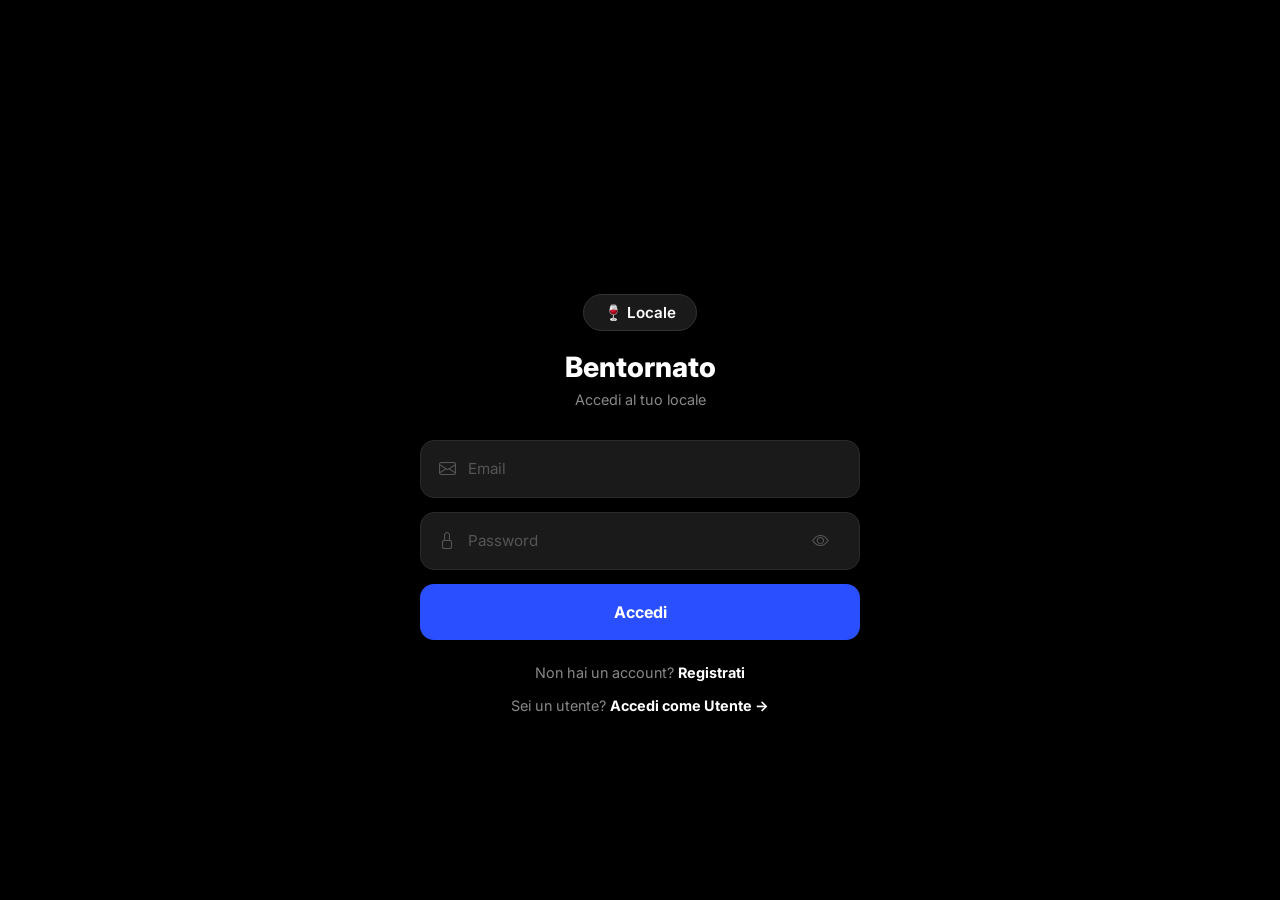
<file: login-locale.html>
<!DOCTYPE html>
<html lang="it">
<head>
  <meta charset="utf-8">
  <meta name="viewport" content="width=device-width, initial-scale=1.0">
  <title>NightLife - Locale</title>
  <link href="img/screenShot/Icon.jpg" rel="icon">
  <link href="https://fonts.googleapis.com/css2?family=Inter:wght@300;400;500;600;700;800&display=swap" rel="stylesheet">
  <link href="https://cdn.jsdelivr.net/npm/bootstrap-icons@1.11.3/font/bootstrap-icons.css" rel="stylesheet">
  <style>
    * { margin: 0; padding: 0; box-sizing: border-box; }

    body {
      font-family: 'Inter', sans-serif;
      background: #000;
      color: #fff;
      min-height: 100vh;
    }

    .hero-logo {
      width: 100%;
      max-width: 480px;
      margin: 0 auto;
      display: block;
      aspect-ratio: 16/9;
      background: #000;
      position: relative;
      overflow: hidden;
    }

    .hero-logo video {
      width: 100%;
      height: 100%;
      object-fit: contain;
    }

    .page {
      max-width: 480px;
      margin: 0 auto;
      padding: 0 20px 40px;
    }

    .badge-type {
      display: flex;
      align-items: center;
      justify-content: center;
      gap: 8px;
      margin: 24px auto 20px;
      width: fit-content;
      background: #1a1a1a;
      border: 1px solid #333;
      border-radius: 50px;
      padding: 8px 20px;
      font-size: 0.95rem;
      font-weight: 600;
      color: #fff;
    }

    .auth-title {
      text-align: center;
      margin-bottom: 32px;
    }

    .auth-title h1 {
      font-size: 1.75rem;
      font-weight: 800;
      margin-bottom: 6px;
      line-height: 1.2;
    }

    .auth-title p {
      color: #888;
      font-size: 0.9rem;
    }

    .form-screen { display: none; }
    .form-screen.active { display: block; }

    .field {
      display: flex;
      align-items: center;
      background: #1a1a1a;
      border: 1px solid #2a2a2a;
      border-radius: 14px;
      padding: 0 18px;
      height: 58px;
      margin-bottom: 14px;
      transition: border-color 0.2s;
    }

    .field:focus-within { border-color: #4a6fff; }

    .field .bi {
      color: #555;
      font-size: 1.05rem;
      flex-shrink: 0;
      margin-right: 12px;
    }

    .field input {
      flex: 1;
      background: transparent;
      border: none;
      outline: none;
      color: #fff;
      font-family: 'Inter', sans-serif;
      font-size: 0.95rem;
    }

    .field input::placeholder { color: #555; }

    .field .eye {
      cursor: pointer;
      color: #555;
      font-size: 1.05rem;
      flex-shrink: 0;
      margin-left: 8px;
      transition: color 0.2s;
    }
    .field .eye:hover { color: #aaa; }

    .privacy-row {
      display: flex;
      align-items: center;
      gap: 14px;
      margin: 6px 0 22px;
      font-size: 0.88rem;
      color: #aaa;
    }

    .toggle-wrap {
      position: relative;
      width: 46px;
      height: 26px;
      flex-shrink: 0;
    }

    .toggle-wrap input { display: none; }

    .toggle-slider {
      position: absolute;
      inset: 0;
      background: #333;
      border-radius: 50px;
      cursor: pointer;
      transition: background 0.25s;
    }

    .toggle-slider::after {
      content: '';
      position: absolute;
      width: 20px;
      height: 20px;
      background: #fff;
      border-radius: 50%;
      top: 3px;
      left: 3px;
      transition: transform 0.25s;
    }

    .toggle-wrap input:checked + .toggle-slider { background: #4a6fff; }
    .toggle-wrap input:checked + .toggle-slider::after { transform: translateX(20px); }

    .privacy-row a { color: #4a9fff; text-decoration: none; font-weight: 600; }

    .btn-main {
      width: 100%;
      height: 56px;
      background: #2a4fff;
      border: none;
      border-radius: 14px;
      color: #fff;
      font-family: 'Inter', sans-serif;
      font-size: 1rem;
      font-weight: 700;
      cursor: pointer;
      transition: background 0.2s, transform 0.15s;
      display: flex;
      align-items: center;
      justify-content: center;
      gap: 10px;
      margin-bottom: 24px;
    }

    .btn-main:hover { background: #3a5fff; transform: translateY(-1px); }
    .btn-main:disabled { opacity: 0.5; transform: none; cursor: not-allowed; }

    .switch-link {
      text-align: center;
      font-size: 0.9rem;
      color: #888;
      margin-bottom: 16px;
    }

    .switch-link a { color: #fff; text-decoration: none; font-weight: 700; cursor: pointer; }

    .alert-box {
      border-radius: 12px;
      padding: 12px 16px;
      margin-bottom: 16px;
      font-size: 0.88rem;
      font-weight: 500;
      display: none;
    }

    .alert-box.error { background: rgba(255,60,60,0.15); border: 1px solid rgba(255,60,60,0.3); color: #ff6b6b; }
    .alert-box.success { background: rgba(60,255,120,0.12); border: 1px solid rgba(60,255,120,0.3); color: #4dff90; }

    .spinner {
      width: 18px; height: 18px;
      border: 2px solid rgba(255,255,255,0.3);
      border-top-color: #fff;
      border-radius: 50%;
      animation: spin 0.7s linear infinite;
      display: none;
    }
    @keyframes spin { to { transform: rotate(360deg); } }
  </style>
</head>
<body>

  <div class="hero-logo">
    <video
      src="img/screenShot/video2.mp4"
      autoplay
      loop
      muted
      playsinline
      class="img-fluid"
      style="border-radius: 12px; margin-top: 40px;">
    </video>
  </div>

  <div class="page">

    <div class="badge-type">
      🍷 Locale
    </div>

    <div class="alert-box" id="alert"></div>

    <!-- LOGIN -->
    <div class="form-screen active" id="screen-login">
      <div class="auth-title">
        <h1>Bentornato</h1>
        <p>Accedi al tuo locale</p>
      </div>

      <div class="field">
        <i class="bi bi-envelope"></i>
        <input type="email" id="l-email" placeholder="Email">
      </div>
      <div class="field">
        <i class="bi bi-lock"></i>
        <input type="password" id="l-password" placeholder="Password">
        <i class="bi bi-eye eye" onclick="togglePwd('l-password', this)"></i>
      </div>

      <button class="btn-main" id="btn-login" onclick="doLogin()">
        <span>Accedi</span>
        <div class="spinner" id="spin-login"></div>
      </button>

      <div class="switch-link">Non hai un account? <a onclick="goScreen('register')">Registrati</a></div>
      <div class="switch-link">Sei un utente? <a href="login-utente.html">Accedi come Utente →</a></div>
    </div>

    <!-- REGISTER -->
    <div class="form-screen" id="screen-register">
      <div class="auth-title">
        <h1>Registra il tuo locale</h1>
        <p>Gestisci prenotazioni e clienti</p>
      </div>

      <div class="field">
        <i class="bi bi-person"></i>
        <input type="text" id="r-nome-locale" placeholder="Nome Locale / Azienda">
      </div>
      <div class="field">
        <i class="bi bi-person"></i>
        <input type="email" id="r-email" placeholder="Email">
      </div>
      <div class="field">
        <i class="bi bi-person"></i>
        <input type="text" id="r-piva" placeholder="Partita IVA">
      </div>
      <div class="field">
        <i class="bi bi-telephone"></i>
        <input type="tel" id="r-telefono" placeholder="Telefono">
      </div>
      <div class="field">
        <i class="bi bi-geo-alt"></i>
        <input type="text" id="r-indirizzo" placeholder="Indirizzo Locale">
      </div>
      <div class="field">
        <i class="bi bi-lock"></i>
        <input type="password" id="r-password" placeholder="Password">
        <i class="bi bi-eye eye" onclick="togglePwd('r-password', this)"></i>
      </div>
      <div class="field">
        <i class="bi bi-lock"></i>
        <input type="password" id="r-password2" placeholder="Repeat Password">
        <i class="bi bi-eye eye" onclick="togglePwd('r-password2', this)"></i>
      </div>

      <div class="privacy-row">
        <label class="toggle-wrap">
          <input type="checkbox" id="r-privacy">
          <div class="toggle-slider"></div>
        </label>
        <span>Ho letto e accetto la <a href="#">Privacy Policy</a></span>
      </div>

      <button class="btn-main" id="btn-register" onclick="doRegister()">
        <span>Registra Locale</span>
        <div class="spinner" id="spin-register"></div>
      </button>

      <div class="switch-link">Hai già un account? <a onclick="goScreen('login')"><strong>Accedi</strong></a></div>
    </div>

  </div>

 <script>
    const BASE_URL = 'https://nightlife-business.it/API';

    function goScreen(name) {
      document.querySelectorAll('.form-screen').forEach(s => s.classList.remove('active'));
      document.getElementById('screen-' + name).classList.add('active');
      hideAlert();
      window.scrollTo({ top: 0, behavior: 'smooth' });
    }

    function togglePwd(id, icon) {
      const inp = document.getElementById(id);
      if (inp.type === 'password') {
        inp.type = 'text';
        icon.classList.replace('bi-eye', 'bi-eye-slash');
      } else {
        inp.type = 'password';
        icon.classList.replace('bi-eye-slash', 'bi-eye');
      }
    }

    function showAlert(msg, type = 'error') {
      const el = document.getElementById('alert');
      el.className = 'alert-box ' + type;
      el.textContent = msg;
      el.style.display = 'block';
    }

    function hideAlert() { document.getElementById('alert').style.display = 'none'; }

    function setLoading(btnId, spinId, on) {
      document.getElementById(btnId).disabled = on;
      document.getElementById(spinId).style.display = on ? 'block' : 'none';
    }

    async function doLogin() {
      const email = document.getElementById('l-email').value.trim();
      const password = document.getElementById('l-password').value;
      if (!email || !password) return showAlert('Inserisci email e password.');

      setLoading('btn-login', 'spin-login', true);
      hideAlert();
      try {
        const res = await fetch(`${BASE_URL}/token/GetToken?email=${encodeURIComponent(email)}&password=${encodeURIComponent(password)}`);
        if (!res.ok) throw new Error(await res.text() || 'Credenziali non valide.');
        const token = await res.text();
        localStorage.setItem('authToken', token);
        localStorage.setItem('userType', 'owner');
        showAlert('Accesso effettuato!', 'success');
        setTimeout(() => window.location.href = 'dashboard.html', 1200);
      } catch(e) {
        showAlert(e.message || 'Errore di connessione.');
      } finally {
        setLoading('btn-login', 'spin-login', false);
      }
    }

    async function doRegister() {
      const nomeLocale = document.getElementById('r-nome-locale').value.trim();
      const email = document.getElementById('r-email').value.trim();
      const piva = document.getElementById('r-piva').value.trim();
      const telefono = document.getElementById('r-telefono').value.trim();
      const indirizzo = document.getElementById('r-indirizzo').value.trim();
      const password = document.getElementById('r-password').value;
      const password2 = document.getElementById('r-password2').value;
      const privacy = document.getElementById('r-privacy').checked;

      if (!nomeLocale || !email || !piva || !telefono || !indirizzo || !password) return showAlert('Compila tutti i campi.');
      if (password !== password2) return showAlert('Le password non coincidono.');
      if (!privacy) return showAlert('Devi accettare la Privacy Policy.');

      setLoading('btn-register', 'spin-register', true);
      hideAlert();
      try {
        const res = await fetch(`${BASE_URL}/user/Register`, {
          method: 'POST',
          headers: { 'Content-Type': 'application/json' },
          body: JSON.stringify({ nomeLocale, email, piva, telefono, indirizzo, password, isOwner: true })
        });
        if (!res.ok) throw new Error(await res.text() || 'Registrazione fallita.');
        showAlert('Locale registrato! Ora accedi.', 'success');
        setTimeout(() => goScreen('login'), 1500);
      } catch(e) {
        showAlert(e.message || 'Errore di connessione.');
      } finally {
        setLoading('btn-register', 'spin-register', false);
      }
    }

    document.addEventListener('keydown', e => {
      if (e.key !== 'Enter') return;
      if (document.getElementById('screen-login').classList.contains('active')) doLogin();
      else doRegister();
    });
  </script>
</body>
</html>
</file>
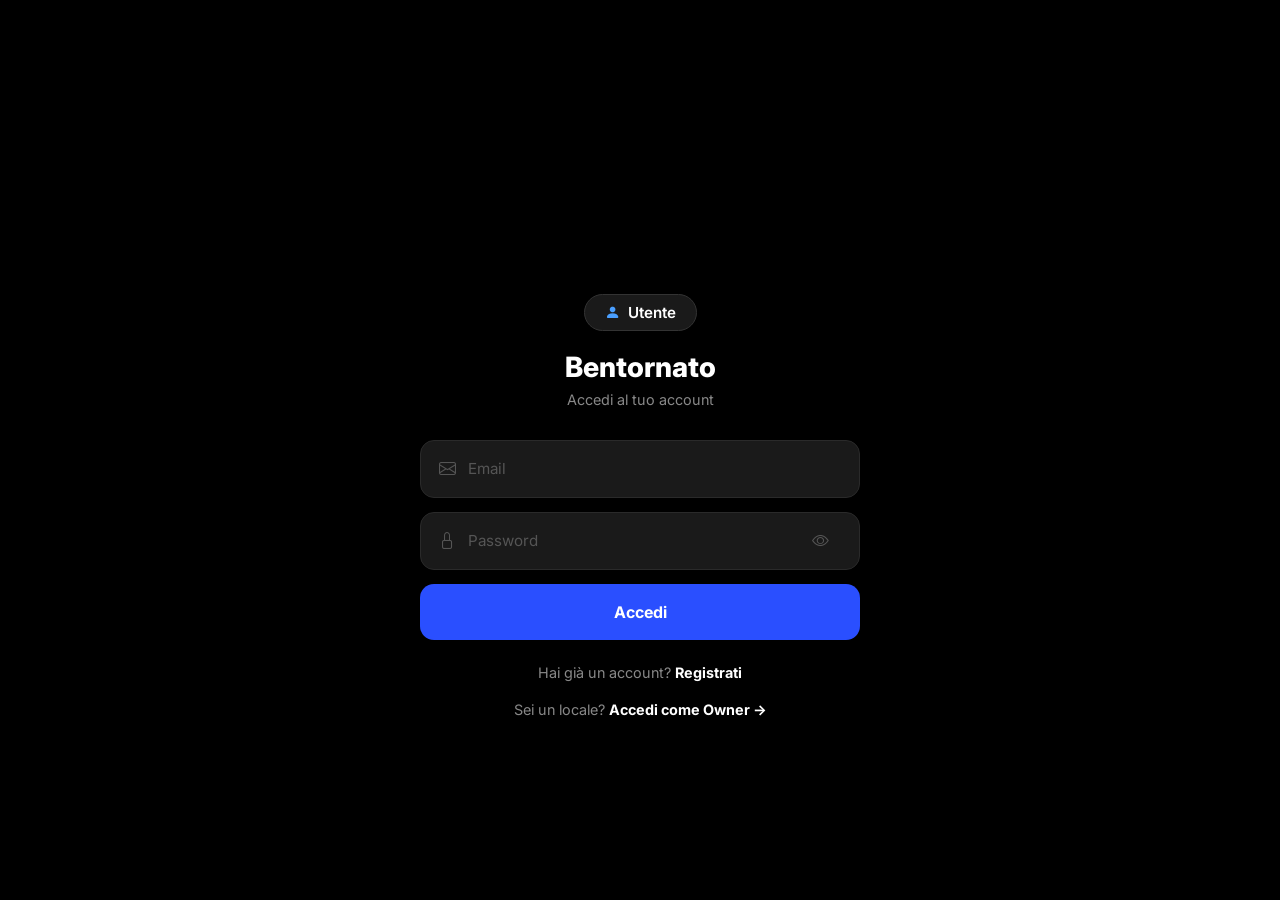
<file: login-utente.html>
<!DOCTYPE html>
<html lang="it">
<head>
  <meta charset="utf-8">
  <meta name="viewport" content="width=device-width, initial-scale=1.0">
  <title>NightLife - Utente</title>
  <link href="img/screenShot/Icon.jpg" rel="icon">
  <link href="https://fonts.googleapis.com/css2?family=Inter:wght@300;400;500;600;700;800&display=swap" rel="stylesheet">
  <link href="https://cdn.jsdelivr.net/npm/bootstrap-icons@1.11.3/font/bootstrap-icons.css" rel="stylesheet">
  <style>
    * { margin: 0; padding: 0; box-sizing: border-box; }

    body {
      font-family: 'Inter', sans-serif;
      background: #000;
      color: #fff;
      min-height: 100vh;
    }

    /* LOGO HERO */
    .hero-logo {
      width: 100%;
      max-width: 480px;
      margin: 0 auto;
      display: block;
      aspect-ratio: 16/9;
      background: #000;
      position: relative;
      overflow: hidden;
    }

    .hero-logo video {
      width: 100%;
      height: 100%;
      object-fit: contain;
    }

    /* PAGE WRAPPER */
    .page {
      max-width: 480px;
      margin: 0 auto;
      padding: 0 20px 40px;
    }

    /* BADGE */
    .badge-type {
      display: flex;
      align-items: center;
      justify-content: center;
      gap: 8px;
      margin: 24px auto 20px;
      width: fit-content;
      background: #1a1a1a;
      border: 1px solid #333;
      border-radius: 50px;
      padding: 8px 20px;
      font-size: 0.95rem;
      font-weight: 600;
      color: #fff;
    }

    /* TITLE */
    .auth-title {
      text-align: center;
      margin-bottom: 32px;
    }

    .auth-title h1 {
      font-size: 1.75rem;
      font-weight: 800;
      margin-bottom: 6px;
      line-height: 1.2;
    }

    .auth-title p {
      color: #888;
      font-size: 0.9rem;
      font-weight: 400;
    }

    /* FORM HIDDEN/VISIBLE */
    .form-screen { display: none; }
    .form-screen.active { display: block; }

    /* INPUT FIELDS */
    .field {
      display: flex;
      align-items: center;
      background: #1a1a1a;
      border: 1px solid #2a2a2a;
      border-radius: 14px;
      padding: 0 18px;
      height: 58px;
      margin-bottom: 14px;
      transition: border-color 0.2s;
    }

    .field:focus-within {
      border-color: #4a6fff;
    }

    .field .bi {
      color: #555;
      font-size: 1.05rem;
      flex-shrink: 0;
      margin-right: 12px;
    }

    .field input {
      flex: 1;
      background: transparent;
      border: none;
      outline: none;
      color: #fff;
      font-family: 'Inter', sans-serif;
      font-size: 0.95rem;
      font-weight: 400;
    }

    .field input::placeholder { color: #555; }

    .field .eye {
      cursor: pointer;
      color: #555;
      font-size: 1.05rem;
      flex-shrink: 0;
      margin-left: 8px;
      transition: color 0.2s;
    }
    .field .eye:hover { color: #aaa; }

    /* PRIVACY TOGGLE */
    .privacy-row {
      display: flex;
      align-items: center;
      gap: 14px;
      margin: 6px 0 22px;
      font-size: 0.88rem;
      color: #aaa;
    }

    .toggle-wrap {
      position: relative;
      width: 46px;
      height: 26px;
      flex-shrink: 0;
    }

    .toggle-wrap input { display: none; }

    .toggle-slider {
      position: absolute;
      inset: 0;
      background: #333;
      border-radius: 50px;
      cursor: pointer;
      transition: background 0.25s;
    }

    .toggle-slider::after {
      content: '';
      position: absolute;
      width: 20px;
      height: 20px;
      background: #fff;
      border-radius: 50%;
      top: 3px;
      left: 3px;
      transition: transform 0.25s;
    }

    .toggle-wrap input:checked + .toggle-slider { background: #4a6fff; }
    .toggle-wrap input:checked + .toggle-slider::after { transform: translateX(20px); }

    .privacy-row a { color: #4a9fff; text-decoration: none; font-weight: 600; }

    /* BUTTON */
    .btn-main {
      width: 100%;
      height: 56px;
      background: #2a4fff;
      border: none;
      border-radius: 14px;
      color: #fff;
      font-family: 'Inter', sans-serif;
      font-size: 1rem;
      font-weight: 700;
      cursor: pointer;
      transition: background 0.2s, transform 0.15s;
      display: flex;
      align-items: center;
      justify-content: center;
      gap: 10px;
      margin-bottom: 24px;
    }

    .btn-main:hover { background: #3a5fff; transform: translateY(-1px); }
    .btn-main:disabled { opacity: 0.5; transform: none; cursor: not-allowed; }

    /* SWITCH LINK */
    .switch-link {
      text-align: center;
      font-size: 0.9rem;
      color: #888;
      margin-bottom: 20px;
    }

    .switch-link strong { color: #fff; cursor: pointer; }
    .switch-link a { color: #fff; text-decoration: none; font-weight: 700; }

    /* ALERT */
    .alert-box {
      border-radius: 12px;
      padding: 12px 16px;
      margin-bottom: 16px;
      font-size: 0.88rem;
      font-weight: 500;
      display: none;
    }

    .alert-box.error { background: rgba(255,60,60,0.15); border: 1px solid rgba(255,60,60,0.3); color: #ff6b6b; }
    .alert-box.success { background: rgba(60,255,120,0.12); border: 1px solid rgba(60,255,120,0.3); color: #4dff90; }

    /* SPINNER */
    .spinner {
      width: 18px; height: 18px;
      border: 2px solid rgba(255,255,255,0.3);
      border-top-color: #fff;
      border-radius: 50%;
      animation: spin 0.7s linear infinite;
      display: none;
    }
    @keyframes spin { to { transform: rotate(360deg); } }
  </style>
</head>
<body>

  <!-- LOGO HERO -->
  <div class="hero-logo">
    <video
      src="img/screenShot/video2.mp4"
      autoplay
      loop
      muted
      playsinline
      class="img-fluid"
      style="border-radius: 20px; margin-top: 40px;">
    </video>
  </div>

  <div class="page">

    <!-- BADGE -->
    <div class="badge-type">
      <i class="bi bi-person-fill" style="color:#4a9fff"></i>
      Utente
    </div>

    <!-- ALERT -->
    <div class="alert-box" id="alert"></div>

    <!-- LOGIN SCREEN -->
    <div class="form-screen active" id="screen-login">
      <div class="auth-title">
        <h1>Bentornato</h1>
        <p>Accedi al tuo account</p>
      </div>

      <div class="field">
        <i class="bi bi-envelope"></i>
        <input type="email" id="l-email" placeholder="Email">
      </div>
      <div class="field">
        <i class="bi bi-lock"></i>
        <input type="password" id="l-password" placeholder="Password">
        <i class="bi bi-eye eye" onclick="togglePwd('l-password', this)"></i>
      </div>

      <button class="btn-main" id="btn-login" onclick="doLogin()">
        <span>Accedi</span>
        <div class="spinner" id="spin-login"></div>
      </button>

      <div class="switch-link">Hai già un account? <a onclick="goScreen('register')">Registrati</a></div>
      <div class="switch-link">Sei un locale? <a href="login-locale.html">Accedi come Owner →</a></div>
    </div>

    <!-- REGISTER SCREEN -->
    <div class="form-screen" id="screen-register">
      <div class="auth-title">
        <h1>Crea il tuo account</h1>
        <p>Scopri e prenota i migliori locali</p>
      </div>

      <div class="field">
        <i class="bi bi-person"></i>
        <input type="text" id="r-nome" placeholder="Nome">
      </div>
      <div class="field">
        <i class="bi bi-person"></i>
        <input type="text" id="r-cognome" placeholder="Cognome">
      </div>
      <div class="field">
        <i class="bi bi-person"></i>
        <input type="email" id="r-email" placeholder="Email">
      </div>
      <div class="field">
        <i class="bi bi-lock"></i>
        <input type="password" id="r-password" placeholder="Password">
        <i class="bi bi-eye eye" onclick="togglePwd('r-password', this)"></i>
      </div>
      <div class="field">
        <i class="bi bi-lock"></i>
        <input type="password" id="r-password2" placeholder="Repeat Password">
        <i class="bi bi-eye eye" onclick="togglePwd('r-password2', this)"></i>
      </div>

      <div class="privacy-row">
        <label class="toggle-wrap">
          <input type="checkbox" id="r-privacy">
          <div class="toggle-slider"></div>
        </label>
        <span>Ho letto e accetto la <a href="#">Privacy Policy</a></span>
      </div>

      <button class="btn-main" id="btn-register" onclick="doRegister()">
        <span>Crea Account</span>
        <div class="spinner" id="spin-register"></div>
      </button>

      <div class="switch-link">Hai già un account? <a onclick="goScreen('login')"><strong>Accedi</strong></a></div>
    </div>

  </div><!-- /page -->

<script>
    const BASE_URL = 'https://nightlife-business.it/API';

    function goScreen(name) {
      document.querySelectorAll('.form-screen').forEach(s => s.classList.remove('active'));
      document.getElementById('screen-' + name).classList.add('active');
      hideAlert();
      window.scrollTo({ top: 0, behavior: 'smooth' });
    }

    function togglePwd(id, icon) {
      const inp = document.getElementById(id);
      if (inp.type === 'password') {
        inp.type = 'text';
        icon.classList.replace('bi-eye', 'bi-eye-slash');
      } else {
        inp.type = 'password';
        icon.classList.replace('bi-eye-slash', 'bi-eye');
      }
    }

    function showAlert(msg, type = 'error') {
      const el = document.getElementById('alert');
      el.className = 'alert-box ' + type;
      el.textContent = msg;
      el.style.display = 'block';
    }

    function hideAlert() {
      document.getElementById('alert').style.display = 'none';
    }

    function setLoading(btnId, spinId, on) {
      document.getElementById(btnId).disabled = on;
      document.getElementById(spinId).style.display = on ? 'block' : 'none';
    }

    async function doLogin() {
      const email = document.getElementById('l-email').value.trim();
      const password = document.getElementById('l-password').value;
      if (!email || !password) return showAlert('Inserisci email e password.');

      setLoading('btn-login', 'spin-login', true);
      hideAlert();
      try {
        const res = await fetch(`${BASE_URL}/token/GetToken?email=${encodeURIComponent(email)}&password=${encodeURIComponent(password)}`);
        if (!res.ok) throw new Error(await res.text() || 'Credenziali non valide.');
        const token = await res.text();
        localStorage.setItem('authToken', token);
        localStorage.setItem('userType', 'utente');
        showAlert('Accesso effettuato!', 'success');
        setTimeout(() => window.location.href = 'index.html', 1200);
      } catch(e) {
        showAlert(e.message || 'Errore di connessione.');
      } finally {
        setLoading('btn-login', 'spin-login', false);
      }
    }

    async function doRegister() {
      const nome = document.getElementById('r-nome').value.trim();
      const cognome = document.getElementById('r-cognome').value.trim();
      const email = document.getElementById('r-email').value.trim();
      const password = document.getElementById('r-password').value;
      const password2 = document.getElementById('r-password2').value;
      const privacy = document.getElementById('r-privacy').checked;

      if (!nome || !cognome || !email || !password) return showAlert('Compila tutti i campi.');
      if (password !== password2) return showAlert('Le password non coincidono.');
      if (!privacy) return showAlert('Devi accettare la Privacy Policy.');

      setLoading('btn-register', 'spin-register', true);
      hideAlert();
      try {
        const res = await fetch(`${BASE_URL}/user/Register`, {
          method: 'POST',
          headers: { 'Content-Type': 'application/json' },
          body: JSON.stringify({ nome, cognome, email, password })
        });
        if (!res.ok) throw new Error(await res.text() || 'Registrazione fallita.');
        showAlert('Account creato! Ora accedi.', 'success');
        setTimeout(() => goScreen('login'), 1500);
      } catch(e) {
        showAlert(e.message || 'Errore di connessione.');
      } finally {
        setLoading('btn-register', 'spin-register', false);
      }
    }

    document.addEventListener('keydown', e => {
      if (e.key !== 'Enter') return;
      if (document.getElementById('screen-login').classList.contains('active')) doLogin();
      else doRegister();
    });
  </script>
</body>
</html>
</file>
